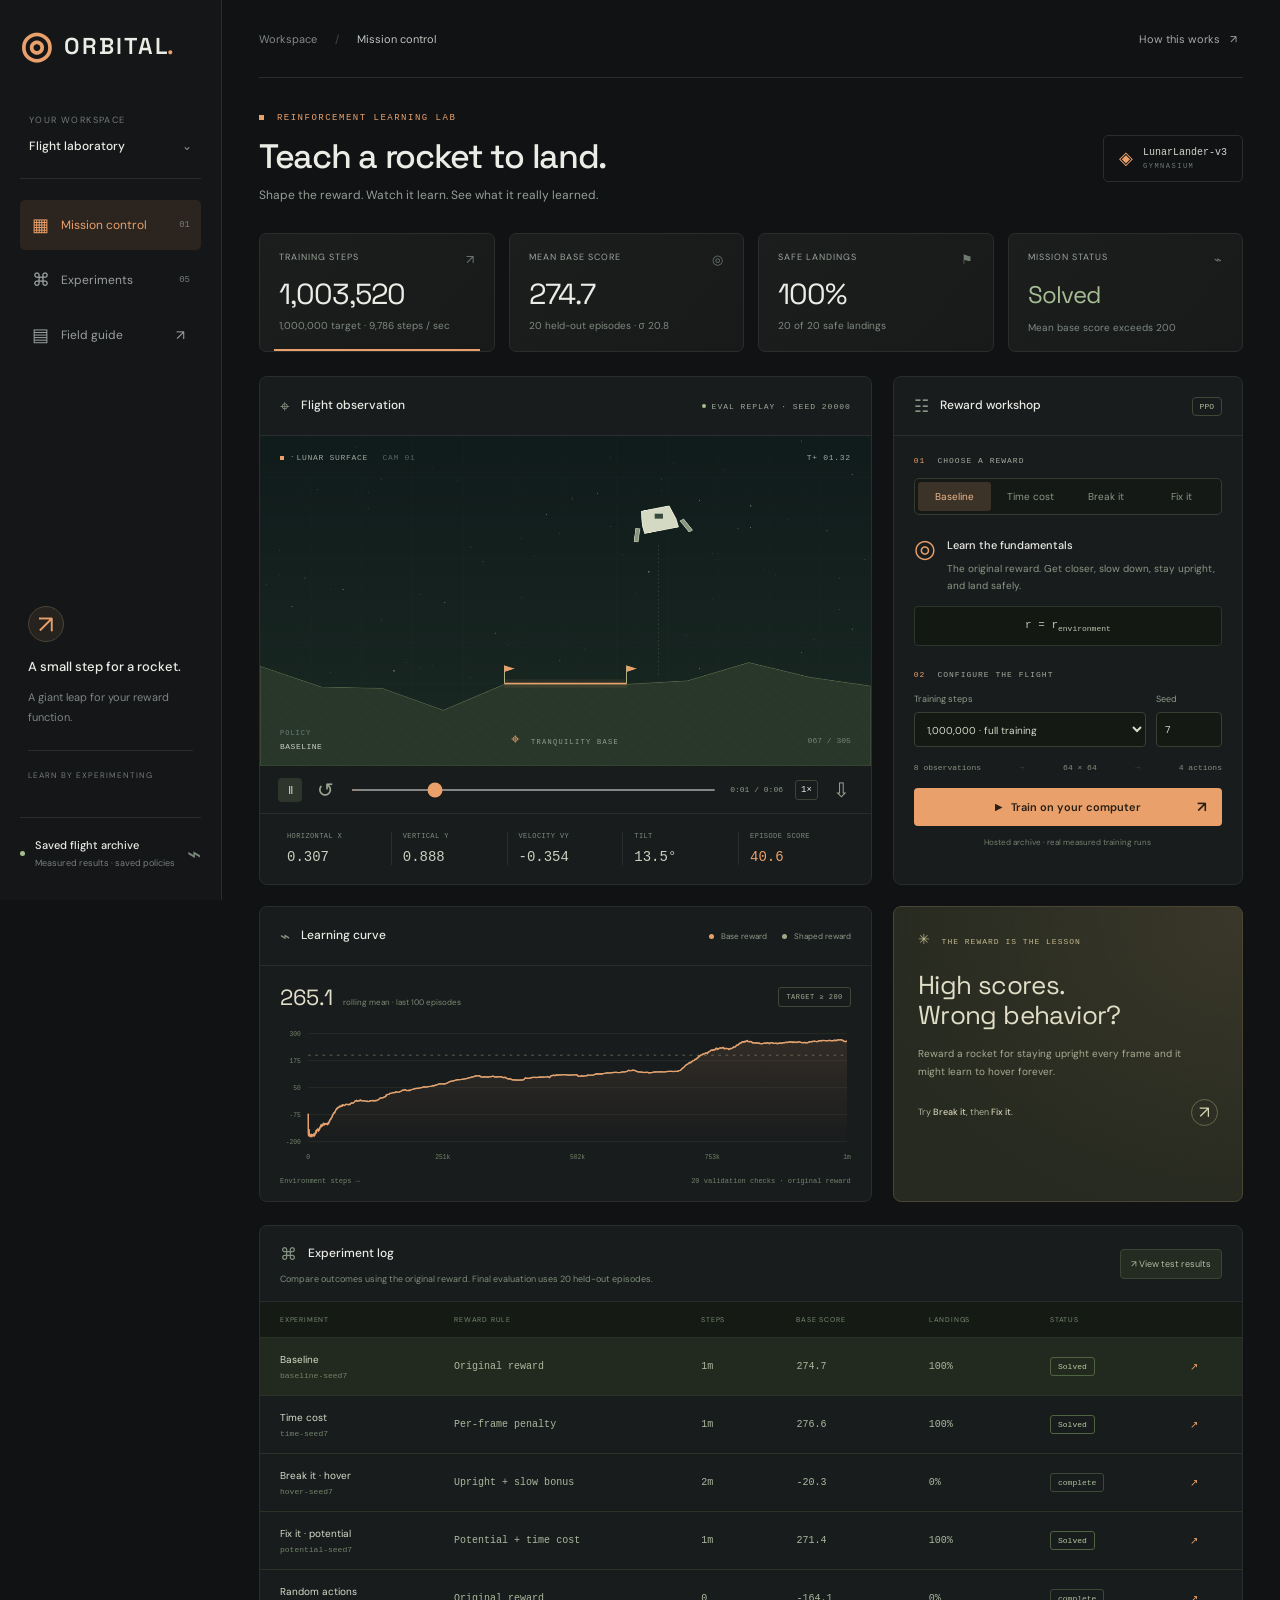
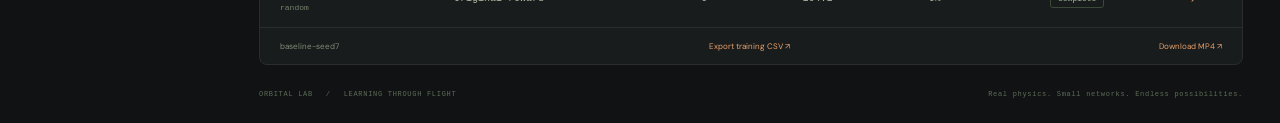
<file: docs/index.html>
<!doctype html>
<html lang="en">
<head><meta charset="utf-8"><meta name="viewport" content="width=device-width,initial-scale=1"><title>Orbital · Lunar Lander Lab</title><link rel="stylesheet" href="./style.css"></head>
<body>
<aside class="sidebar">
  <a class="brand" href="#"><span class="brand-mark">◎</span> ORBITAL<span class="brand-dot">.</span></a>
  <div class="workspace"><span class="tiny">YOUR WORKSPACE</span><strong>Flight laboratory <span>⌄</span></strong></div>
  <nav aria-label="Main navigation"><a href="#" class="active"><span>▦</span> Mission control <i>01</i></a><a href="#experiments"><span>⌘</span> Experiments <i id="run-count">0</i></a><button id="guide-open"><span>▤</span> Field guide <span class="arrow">↗</span></button></nav>
  <div class="sidebar-note"><span class="orbit-icon">↗</span><h3>A small step for a rocket.</h3><p>A giant leap for your reward function.</p><div class="note-line"></div><span class="tiny">LEARN BY EXPERIMENTING</span></div>
  <div class="runtime"><span class="status-dot"></span><div><strong id="connection">Connecting</strong><small>Local workspace · CPU</small></div><span class="runtime-icon">⌁</span></div>
</aside>
<main>
  <header class="topbar"><div>Workspace <span>/</span> <b>Mission control</b></div><button class="text-button" id="guide-top">How this works <span>↗</span></button></header>
  <section class="page-heading"><div><div class="eyebrow"><span></span> REINFORCEMENT LEARNING LAB</div><h1>Teach a rocket to land.</h1><p>Shape the reward. Watch it learn. See what it really learned.</p></div><span class="env-badge"><span>◈</span> LunarLander-v3 <small>GYMNASIUM</small></span></section>
  <section class="metrics" aria-label="Experiment metrics">
    <article><div class="metric-label">TRAINING STEPS <span>↗</span></div><div class="metric-value" id="metric-steps">—</div><div class="metric-caption" id="step-caption">Select or start an experiment</div><div class="metric-track"><span id="step-bar"></span></div></article>
    <article><div class="metric-label">MEAN BASE SCORE <span>◎</span></div><div class="metric-value" id="metric-score">—</div><div class="metric-caption" id="score-caption">Original environment reward</div></article>
    <article><div class="metric-label">SAFE LANDINGS <span>⚑</span></div><div class="metric-value" id="metric-landings">—</div><div class="metric-caption" id="landing-caption">Measured over held-out episodes</div></article>
    <article><div class="metric-label">MISSION STATUS <span>⌁</span></div><div class="metric-value status-value" id="metric-status">Standby</div><div class="metric-caption" id="status-caption"><span class="sub-dot"></span> Ready for your first experiment</div></article>
  </section>
  <div class="main-grid">
    <section class="panel flight-panel">
      <div class="panel-heading"><h2><span class="heading-icon">⌖</span> Flight observation</h2><div class="replay-label"><span class="status-dot"></span> <span id="replay-label">RECORDED EPISODE</span></div></div>
      <div class="viewport"><canvas id="flight" width="1200" height="720" aria-label="Replay of a real Box2D Lunar Lander episode"></canvas><div class="viewport-top"><span><i></i> LUNAR SURFACE <b>CAM 01</b></span><span id="episode-time">T+ 00.00</span></div><div class="viewport-bottom"><div><small>POLICY</small><strong id="policy-label">AWAITING TELEMETRY</strong></div><div class="landing-target"><span>⌖</span> TRANQUILITY BASE</div><div class="frame-indicator" id="frame-indicator">50 FPS</div></div><div id="empty-flight" class="empty-flight"><span>◎</span><strong>Awaiting flight data</strong><small>Start an experiment or select a saved run below.</small></div></div>
      <div class="playback"><button id="play" class="play-button" aria-label="Pause replay">Ⅱ</button><button id="rewind" class="icon-button" aria-label="Restart replay">↺</button><input id="scrubber" type="range" min="0" max="1" value="0" aria-label="Replay frame"><span id="duration">0:00 / 0:00</span><button id="speed" class="speed-button">1×</button><button id="record" class="icon-button" aria-label="Record selected policy as MP4" title="Record MP4">⇩</button></div>
      <div class="telemetry"><div><span>HORIZONTAL X</span><strong id="tele-x">—</strong></div><div><span>VERTICAL Y</span><strong id="tele-y">—</strong></div><div><span>VELOCITY VY</span><strong id="tele-vy">—</strong></div><div><span>TILT</span><strong id="tele-angle">—</strong></div><div><span>EPISODE SCORE</span><strong id="tele-score" class="orange">—</strong></div></div>
    </section>
    <section class="panel config-panel"><div class="panel-heading"><h2><span class="heading-icon">☷</span> Reward workshop</h2><span class="chip">PPO</span></div><div class="config-body"><div class="section-label">01 <span>CHOOSE A REWARD</span></div><div class="presets" role="group" aria-label="Reward preset"><button class="selected" data-mode="baseline">Baseline</button><button data-mode="time">Time cost</button><button data-mode="hover">Break it</button><button data-mode="potential">Fix it</button></div><div class="reward-description"><span id="reward-icon">◎</span><div><strong id="reward-title">Learn the fundamentals</strong><p id="reward-description">The original reward. Get closer, slow down, stay upright, and land safely.</p></div></div><div class="formula" id="formula">r = r<sub>environment</sub></div><div id="reward-options"></div><div class="section-label second">02 <span>CONFIGURE THE FLIGHT</span></div><div class="form-row"><label>Training steps<select id="steps"><option value="100000">100,000 · quick experiment</option><option value="500000">500,000 · intermediate</option><option value="1000000" selected>1,000,000 · full training</option><option value="2000000">2,000,000 · extended</option></select></label><label class="seed-field">Seed<input id="seed" type="number" min="0" max="2147483647" value="7"></label></div><div class="architecture"><span>8 observations</span><span>→</span><span>64 × 64</span><span>→</span><span>4 actions</span></div><button class="primary" id="train"><span>▶</span> Start training <span class="button-end">↗</span></button><button class="stop-button" id="stop" hidden>■ Stop & save checkpoint</button><p class="local-note"><span>◉</span> Runs locally on your CPU. Progress is saved.</p></div></section>
    <section class="panel chart-panel"><div class="panel-heading"><h2><span class="heading-icon">⌁</span> Learning curve</h2><div class="chart-legend"><span><i></i> Base reward</span><span><i></i> Shaped reward</span></div></div><div class="chart-meta"><div><strong id="chart-score">—</strong><span>rolling mean · last 100 episodes</span></div><span class="target-chip">TARGET ≥ 200</span></div><div id="chart" class="chart" aria-label="Training reward chart"></div><div class="chart-footer"><span>Environment steps →</span><span id="chart-note">Every curve is measured from an actual training run.</span></div></section>
    <section class="insight-panel"><div class="insight-label"><span>✳</span> THE REWARD IS THE LESSON</div><h2>High scores.<br>Wrong behavior?</h2><p>Reward a rocket for staying upright every frame and it might learn to hover forever.</p><div class="insight-bottom"><span>Try <b>Break it</b>, then <b>Fix it</b>.</span><button id="insight-guide" aria-label="Read about reward hacking">↗</button></div></section>
  </div>
  <section class="panel experiments-panel" id="experiments"><div class="panel-heading"><div><h2><span class="heading-icon">⌘</span> Experiment log</h2><p>Compare outcomes using the original reward. Final evaluation uses 20 held-out episodes.</p></div><button class="secondary" id="evaluate">↻ Evaluate selected</button></div><div class="table-scroll"><table><thead><tr><th>EXPERIMENT</th><th>REWARD RULE</th><th>STEPS</th><th>BASE SCORE</th><th>LANDINGS</th><th>STATUS</th><th></th></tr></thead><tbody id="run-table"></tbody></table></div><div class="experiment-footer"><span id="selected-run">No experiment selected</span><a id="csv-link" href="#" hidden download>Export training CSV ↗</a><a id="video-link" href="#" hidden download>Download MP4 ↗</a></div></section>
  <footer class="page-footer"><span>ORBITAL LAB <b> / </b> LEARNING THROUGH FLIGHT</span><span>Real physics. Small networks. Endless possibilities.</span></footer>
</main>
<dialog id="guide"><div class="guide-heading"><span class="eyebrow">FLIGHT MANUAL / 001</span><button id="guide-close" class="icon-button" aria-label="Close field guide">×</button></div><h2>The rocket learns<br>what you reward.</h2><p>This is a real Gymnasium LunarLander-v3 environment trained with Stable-Baselines3 PPO. The agent sees eight numbers, chooses one of four engine actions, and learns from the points it earns.</p><ol><li><b>Baseline.</b> Train using the environment's original reward.</li><li><b>Time cost.</b> Charge a small fee each frame to discourage waiting.</li><li><b>Break it.</b> Pay for being upright and slow while airborne. This can make hovering more profitable than landing. It may take several seeds or longer training to emerge.</li><li><b>Fix it.</b> Use discounted potential differences, γΦ(next) − Φ(now), plus a time cost. The discounted shaping return telescopes instead of paying a fresh +1 every frame.</li></ol><p><b>Read the base score.</b> Training curves show both original and shaped rewards. Checkpoints are selected on five validation episodes, then tested on 20 different seeds without the reward wrapper. A mean base score of at least 200 meets this lab's solved criterion. Report several training seeds for stronger evidence.</p><p>The flight view replays real physics states from an evaluation episode. Its telemetry uses the environment's normalized coordinates and velocities; tilt is displayed in degrees. The episode limit is 1,000 frames at 50 Hz. Hovering is an experiment, never a guaranteed training outcome.</p><div class="guide-links"><a href="https://gymnasium.farama.org/environments/box2d/lunar_lander/" target="_blank" rel="noreferrer">Environment documentation ↗</a><a href="https://stable-baselines3.readthedocs.io/en/master/modules/ppo.html" target="_blank" rel="noreferrer">PPO documentation ↗</a></div></dialog>
<dialog id="local-run"><div class="guide-heading"><span class="eyebrow">RUN YOUR OWN EXPERIMENT</span><button id="local-run-close" class="icon-button" aria-label="Close training instructions">×</button></div><h2>Your computer.<br>Your reward function.</h2><p>This hosted lab replays the real agents trained for this project. To train new policies or run new evaluations, download the Python project and launch its local dashboard.</p><p>Use Python 3.11, then run:</p><pre style="white-space:pre-wrap;line-height:1.8;color:#e9a06b;font-size:11px">python3.11 -m venv .venv
source .venv/bin/activate
pip install --upgrade pip swig
pip install -e .
rocketlab serve</pre><p>The included README has complete setup instructions. The local dashboard adds live training, graceful stopping, fresh evaluations, and MP4 recording.</p><div class="guide-links"><a id="source-link" href="https://github.com/mohammadsadaf/orbital-lunar-lander-lab" target="_blank" rel="noreferrer">Open the project on GitHub ↗</a></div></dialog>
<div id="toast" role="status" hidden></div>
<script>window.ORBITAL_HOSTED=true;</script><script src="./app.js"></script>
</body></html>
</file>
<file: docs/style.css>
@font-face{font-family:'DM Sans';src:url('./dm-sans.ttf') format('truetype');font-weight:100 1000;font-display:swap}@font-face{font-family:'Space Grotesk';src:url('./space-grotesk.ttf') format('truetype');font-weight:300 700;font-display:swap}
:root{--bg:#101213;--panel:#191c1d;--line:#2a2d2e;--text:#ecece6;--muted:#8b918f;--orange:#e9a06b;--green:#a6bc92;--mono:ui-monospace,SFMono-Regular,Consolas,monospace}*{box-sizing:border-box}body{margin:0;background:var(--bg);color:var(--text);font-family:'DM Sans',-apple-system,BlinkMacSystemFont,sans-serif;font-size:13px}button,input,select{font:inherit}button,a,input,select{outline-offset:4px}button,a{-webkit-tap-highlight-color:transparent}button{cursor:pointer}button:disabled{opacity:.45;cursor:not-allowed}a{color:inherit;text-decoration:none}button{color:inherit}button[hidden],a[hidden],div[hidden]{display:none!important}.sidebar{width:222px;position:fixed;inset:0 auto 0 0;border-right:1px solid var(--line);padding:31px 20px;background:#141617;display:flex;flex-direction:column}.brand{font-family:'Space Grotesk',sans-serif;display:flex;align-items:center;font-size:23px;letter-spacing:2px;font-weight:600}.brand-mark{font-size:37px;line-height:30px;margin-right:10px;color:var(--orange)}.brand-dot{color:var(--orange);margin-left:-2px}.workspace{margin-top:49px;padding:0 9px 24px;border-bottom:1px solid var(--line)}.tiny{font-size:9px;letter-spacing:1.4px;color:#737b79}.workspace strong{display:block;font-size:12px;font-weight:500;margin-top:11px}.workspace strong span{float:right;color:#8c9290}nav{padding-top:21px}nav a,nav button{display:flex;align-items:center;gap:11px;border:none;width:100%;padding:13px 11px;background:transparent;color:#9ba09e;font-size:12px;text-align:left;margin-bottom:5px;border-radius:5px}nav a.active{color:var(--orange);background:#2c251f}nav span{font-size:18px;width:19px;text-align:center}nav i{font-size:9px;font-style:normal;margin-left:auto;color:#747c78;font-family:var(--mono)}nav .arrow{margin-left:auto;font-size:14px}.sidebar-note{margin:auto 8px 35px}.orbit-icon{display:flex;border:1px solid #4b433a;background:#26231f;color:var(--orange);width:36px;height:36px;align-items:center;justify-content:center;font-size:25px;border-radius:50%;margin-bottom:16px}.sidebar-note h3{font-size:13px;font-weight:500}.sidebar-note p{font-size:11px;line-height:1.8;color:#7e8682;max-width:150px}.note-line{height:1px;background:var(--line);margin:22px 0 14px}.sidebar-note .tiny{font-size:8px;letter-spacing:1px}.runtime{display:flex;align-items:center;gap:10px;padding-top:20px;border-top:1px solid var(--line)}.status-dot,.sub-dot{display:inline-block;width:5px;height:5px;border-radius:50%;background:var(--green);box-shadow:0 0 7px #a6bc9220}.runtime strong{display:block;font-size:11px;font-weight:500}.runtime small{display:block;color:#777f7b;font-size:9px;margin-top:5px}.runtime-icon{margin-left:auto;font-size:24px;color:#79867c}main{margin-left:222px;padding:0 37px;max-width:1750px}.topbar{height:78px;display:flex;align-items:center;justify-content:space-between;border-bottom:1px solid var(--line);font-size:11px;color:#838a86}.topbar b{color:#bfc5bf;font-weight:400}.topbar div span{margin:0 15px;color:#444a46}.text-button{background:none;border:0;font-size:11px;color:#a4aaa5}.text-button span{margin-left:7px}.page-heading{display:flex;align-items:center;justify-content:space-between;padding:35px 0 30px}.eyebrow{font-family:var(--mono);font-size:9px;letter-spacing:1.5px;color:var(--orange)}.eyebrow>span{display:inline-block;width:5px;height:5px;background:var(--orange);margin-right:6px}h1{font-family:'Space Grotesk',sans-serif;font-size:34px;font-weight:500;letter-spacing:-1.3px;margin:12px 0 9px}.page-heading p{color:#969e97;font-size:12px;margin:0}.env-badge{display:grid;grid-template-columns:24px 1fr;align-items:center;font-family:var(--mono);font-size:10px;padding:11px 15px;border:1px solid var(--line);border-radius:5px;color:#d0d5cb}.env-badge>span{color:var(--orange);font-size:18px;grid-row:span 2}.env-badge small{color:#727b74;font-size:7px;letter-spacing:1.5px;margin-top:4px}.metrics{display:grid;grid-template-columns:repeat(4,1fr);gap:14px;margin-bottom:24px}.metrics article{border:1px solid var(--line);border-radius:7px;padding:17px 19px;position:relative;background:linear-gradient(130deg,#1b1e1d,#171a19)}.metric-label{font-size:9px;letter-spacing:1px;color:#9da69d}.metric-label>span{float:right;font-size:13px;color:#6d786f}.metric-value{font-family:'Space Grotesk',sans-serif;font-size:29px;letter-spacing:-1px;line-height:1;margin:16px 0 11px}.metric-caption{color:#7f897f;font-size:10px;min-height:13px}.metric-track{height:2px;position:absolute;bottom:0;left:14px;right:14px;background:#252c26}.metric-track span{display:block;height:100%;background:var(--orange);width:0}.status-value{font-size:24px;color:var(--green);margin-top:20px;margin-bottom:14px}.sub-dot{height:4px;width:4px;margin-right:5px}.main-grid{display:grid;grid-template-columns:minmax(400px,1.75fr) minmax(310px,1fr);gap:21px}.panel{background:var(--panel);border:1px solid var(--line);border-radius:8px;overflow:hidden}.panel-heading{height:59px;display:flex;align-items:center;justify-content:space-between;padding:0 20px;border-bottom:1px solid var(--line)}h2{font-size:12px;font-weight:500;margin:0}.heading-icon{color:#879284;margin-right:8px;font-size:17px;vertical-align:middle}.replay-label{font:8px var(--mono);letter-spacing:1px;color:#9eaa97;display:flex;align-items:center;gap:6px}.replay-label .status-dot{height:4px;width:4px}.viewport{height:330px;position:relative;background:#101716}.viewport canvas{width:100%;height:100%;display:block}.viewport-top,.viewport-bottom{position:absolute;left:20px;right:20px;display:flex;align-items:center;justify-content:space-between;font-family:var(--mono);pointer-events:none}.viewport-top{top:17px;font-size:8px;color:#9da89d;letter-spacing:.7px}.viewport-top i{display:inline-block;background:var(--orange);height:4px;width:4px;margin-right:7px}.viewport-top b{font-weight:400;color:#536359;margin-left:9px}.viewport-bottom{bottom:15px}.viewport-bottom small{display:block;color:#688074;font-size:7px;letter-spacing:1px}.viewport-bottom strong{display:block;font-size:8px;color:#c7cfc0;margin-top:5px;font-weight:400;letter-spacing:.5px}.landing-target{font-size:7px;letter-spacing:1.3px;color:#8f9f8b}.landing-target span{margin-right:5px;color:var(--orange);font-size:15px}.frame-indicator{font-size:8px;color:#738578}.empty-flight{position:absolute;inset:0;display:flex;align-items:center;justify-content:center;flex-direction:column;background:#10171699}.empty-flight>span{font-size:48px;color:#77856e}.empty-flight strong{margin-top:15px;font-weight:500}.empty-flight small{color:#7e8a7c;margin-top:10px}.playback{height:48px;display:flex;align-items:center;gap:12px;border-bottom:1px solid var(--line);padding:0 18px}.play-button{border:0;background:#2d352c;color:#c9d0be;width:24px;height:24px;border-radius:4px;font-size:11px}.icon-button{border:0;background:none;color:#9ca591;font-size:20px;line-height:1;padding:3px}.playback input{flex:1;width:40px;accent-color:var(--orange);height:2px;cursor:pointer}.playback>span{font:8px var(--mono);color:#8d9989;white-space:nowrap}.speed-button{font:9px var(--mono);border:1px solid #3b4238;background:transparent;border-radius:3px;padding:4px 5px}.telemetry{display:grid;grid-template-columns:repeat(5,1fr);padding:18px 16px 19px}.telemetry>div{padding-left:11px;border-right:1px solid var(--line)}.telemetry>div:last-child{border:0}.telemetry span{display:block;font:7px var(--mono);letter-spacing:.4px;color:#7e8b7d}.telemetry strong{display:block;font:14px var(--mono);margin-top:9px;color:#c8d0c1}.orange{color:var(--orange)!important}.chip{font:8px var(--mono);border:1px solid #424635;border-radius:4px;color:#b6bea0;padding:4px 7px}.config-body{padding:20px}.section-label{font:8px var(--mono);color:var(--orange);letter-spacing:1px;display:flex;gap:12px}.section-label span{color:#a2aa9d}.presets{display:flex;border:1px solid #343b30;border-radius:5px;padding:3px;gap:2px;margin-top:13px;background:#141915}.presets button{flex:1;padding:8px 3px;background:none;border:0;color:#8a9685;font-size:10px;border-radius:3px}.presets button.selected{background:#3b3228;color:#efb68b}.reward-description{display:flex;gap:11px;margin-top:21px}.reward-description>span{color:var(--orange);font-size:25px;line-height:1}.reward-description strong{font-size:11px;font-weight:500}.reward-description p{font-size:10px;color:#8b9785;line-height:1.7;margin:7px 0 12px;min-height:34px}.formula{background:#131813;border:1px solid #2c352a;border-radius:4px;padding:12px;text-align:center;font:11px var(--mono);color:#bdc5b1}.formula sub{font-size:8px}.second{margin-top:24px}.form-row{display:flex;gap:10px;margin:14px 0 14px}label{font-size:9px;color:#8f9a89;display:flex;flex-direction:column;gap:7px;flex:1}select,input[type=number]{border:1px solid #384033;background:#141914;border-radius:4px;color:#d5dbc9;width:100%;min-width:0;padding:10px 8px;font-size:10px;height:35px;color-scheme:dark}.seed-field{max-width:66px}.architecture{display:flex;gap:6px;justify-content:space-between;color:#84917e;font:8px var(--mono);margin:16px 0}.architecture span:nth-child(2n){color:#465340}.primary{display:flex;align-items:center;justify-content:center;gap:9px;background:var(--orange);color:#291e14;width:100%;border:0;border-radius:4px;padding:12px 14px;font-size:11px;font-weight:600}.primary:hover{background:#f2b183}.primary>span:first-child{font-size:9px}.button-end{position:absolute;right:35px;font-size:15px}.config-panel{position:relative}.local-note{text-align:center;color:#74816f;font-size:8px;margin:11px 0 0}.local-note span{margin-right:4px}.stop-button{width:100%;border:1px solid #79543a;background:#32271e;color:var(--orange);padding:10px;border-radius:4px;margin-top:8px;font-size:10px}.reward-option{display:flex;align-items:center;gap:10px;margin-top:12px;font:9px var(--mono);color:#9da88f}.reward-option label{white-space:nowrap;font-size:9px}.reward-option input{width:100%;accent-color:var(--orange)}.reward-option output{min-width:30px;color:var(--orange)}.chart-panel{min-height:288px}.chart-legend{display:flex;gap:15px;font-size:8px;color:#8e9b86}.chart-legend i{display:inline-block;background:var(--orange);width:5px;height:5px;border-radius:50%;margin-right:5px}.chart-legend span+span i{background:#9daa85}.chart-meta{display:flex;justify-content:space-between;align-items:center;padding:17px 20px 3px}.chart-meta strong{font:22px 'Space Grotesk',sans-serif;color:#e0ddcb}.chart-meta div>span{font-size:8px;color:#7c8974;margin-left:10px}.target-chip{font:7px var(--mono);letter-spacing:.5px;color:#a1ab91;border:1px solid #3e4738;padding:5px 7px;border-radius:3px}.chart{height:158px;margin:0 13px}.chart svg{width:100%;height:100%;overflow:visible}.chart-footer{display:flex;justify-content:space-between;padding:5px 20px 16px;font:7px var(--mono);color:#71826c;gap:20px}.insight-panel{padding:24px;border:1px solid #4b4535;border-radius:8px;background:radial-gradient(ellipse at 100% 5%,#393729 0,transparent 75%),#272a20;position:relative;overflow:hidden}.insight-label{font:8px var(--mono);letter-spacing:1px;color:#c2b78c}.insight-label span{font-size:14px;margin-right:5px}.insight-panel h2{font:26px/1.15 'Space Grotesk',sans-serif;letter-spacing:-.6px;color:#e1dec7;margin-top:23px}.insight-panel>p{max-width:280px;font-size:10px;line-height:1.8;color:#a8ac91;margin:14px 0 18px}.insight-bottom{display:flex;justify-content:space-between;align-items:center;color:#aeb197;font-size:9px}.insight-bottom b{color:#d4d2b7;font-weight:500}.insight-bottom button{border:1px solid #66694d;border-radius:50%;width:27px;height:27px;background:none;color:#d5d4b3;font-size:17px}.experiments-panel{margin-top:23px;scroll-margin-top:15px}.experiments-panel .panel-heading{height:76px}.panel-heading p{font-size:9px;color:#7e8e77;margin:8px 0 0}.secondary{background:#242c21;border:1px solid #3b4735;border-radius:4px;padding:8px 10px;color:#b1bca5;font-size:9px}.table-scroll{overflow:auto}table{width:100%;border-collapse:collapse;text-align:left;white-space:nowrap}th{font-size:7px;font-weight:400;letter-spacing:.8px;color:#7a8a73;padding:13px 20px;background:#151b14}td{padding:15px 20px;border-top:1px solid #2a3326;font:10px var(--mono);color:#aab89e}td:first-child{font-family:'DM Sans',sans-serif;font-size:10px;color:#d5ddc9}td:first-child small{display:block;color:#72836a;font:8px var(--mono);margin-top:5px}tbody tr{cursor:pointer}tbody tr:hover,tbody tr.selected{background:#22291e}td:last-child{color:var(--orange)}.run-tag{font-size:8px;border:1px solid #3d4937;padding:4px 7px;border-radius:3px;color:#adbfa0}.run-tag.good{color:#b7ca9e;border-color:#4f6241}.experiment-footer{display:flex;justify-content:space-between;padding:13px 20px;border-top:1px solid var(--line);font-size:8px;color:#7e8c74;gap:12px}.experiment-footer a{color:var(--orange);margin-left:auto}.page-footer{padding:25px 0;display:flex;justify-content:space-between;color:#5e6c57;font:7px var(--mono);letter-spacing:.7px}.page-footer b{margin:0 8px;font-weight:400}dialog{background:#1a2018;color:#cdd7c1;border:1px solid #49553d;border-radius:12px;width:580px;max-width:90vw;padding:30px}dialog::backdrop{background:#080c08cf;backdrop-filter:blur(6px)}.guide-heading{display:flex;justify-content:space-between;align-items:center}dialog h2{font:32px/1.15 'Space Grotesk',sans-serif;color:#e3e4d1;margin-top:22px}dialog p,dialog li{font-size:12px;line-height:1.8;color:#a3b197}dialog li{margin:10px 0}.guide-links{display:flex;gap:20px;font-size:10px;color:var(--orange);margin-top:20px}#toast{position:fixed;bottom:25px;left:50%;transform:translateX(-50%);background:#e2d2b5;color:#1c2418;padding:13px 20px;border-radius:6px;box-shadow:0 8px 30px #0006;z-index:100;font-size:12px;max-width:90vw}.no-chart{height:100%;display:flex;align-items:center;justify-content:center;color:#74856a;font-size:11px}
@media(min-width:1500px){main{padding:0 50px}.viewport{height:380px}.config-body{padding:25px}.reward-description{margin-top:25px}.second{margin-top:29px}.architecture{margin:20px 0}.primary{padding:14px}.form-row{margin-top:20px}.telemetry{padding:20px}.metrics{gap:20px}}
@media(max-width:1150px){.sidebar{width:184px;padding:28px 14px}.brand{font-size:20px}.brand-mark{font-size:32px}main{margin-left:184px;padding:0 24px}.main-grid{grid-template-columns:minmax(330px,1.4fr) minmax(280px,1fr);gap:15px}.metrics{gap:10px}.metrics article{padding:15px 13px}.metric-label{font-size:8px}.metric-caption{font-size:9px}.viewport{height:320px}.config-body{padding:17px}.panel-heading{padding:0 15px}.telemetry{padding:17px 7px}.telemetry>div{padding-left:7px}.telemetry span{font-size:6px}.telemetry strong{font-size:12px}.chart-meta div>span{display:block;margin:4px 0}.chart-legend{gap:8px}.landing-target{display:none}.page-heading h1{font-size:30px}.env-badge{padding:10px}.chart-footer{font-size:6px}}
@media(max-width:960px){.sidebar{width:70px;padding:28px 14px}.brand{font-size:0}.brand-mark{font-size:36px;margin:0}.brand-dot,.workspace,nav,.sidebar-note,.runtime{display:none}main{margin-left:70px}.main-grid{grid-template-columns:minmax(330px,1.3fr) minmax(270px,1fr)}.env-badge{display:none}.metrics{grid-template-columns:repeat(4,1fr)}.metric-value{font-size:25px}.metric-label{font-size:7px}.metric-caption{font-size:8px}.status-value{font-size:20px}.chart-legend{font-size:7px}.panel-heading h2{font-size:11px}.replay-label{font-size:6px}}
@media(max-width:760px){.sidebar{display:none}main{margin:0;padding:0 18px}.topbar{height:57px}.page-heading{padding:27px 0}.page-heading h1{font-size:30px}.page-heading p{font-size:11px}.metrics{grid-template-columns:repeat(2,1fr);gap:10px;margin-bottom:17px}.metric-label{font-size:8px}.metric-caption{font-size:9px}.metric-value{font-size:28px}.status-value{font-size:23px}.main-grid{grid-template-columns:1fr;gap:17px}.viewport{height:330px}.telemetry span{font-size:7px}.telemetry strong{font-size:13px}.config-panel{grid-row:2}.config-body{padding:20px}.form-row{margin:17px 0}.seed-field{max-width:90px}.reward-description p{min-height:0}.chart-panel{grid-row:3}.insight-panel{grid-row:4}.insight-panel h2 br{display:none}.insight-panel h2{font-size:25px;margin-top:20px}.insight-panel>p{max-width:none}.page-footer{font-size:6px}.page-footer>span:last-child{display:none}.experiments-panel .panel-heading{height:auto;min-height:85px;gap:15px}.panel-heading p{max-width:220px;line-height:1.5}.replay-label{font-size:7px}.chart-legend{font-size:8px}.chart-meta div>span{display:inline-block;margin-left:8px}.guide-links{flex-direction:column;gap:10px}.button-end{right:35px}.viewport-bottom .landing-target{display:block}.experiment-footer{flex-wrap:wrap}.chart-footer{font-size:7px}.topbar .text-button{font-size:10px}}
</file>
